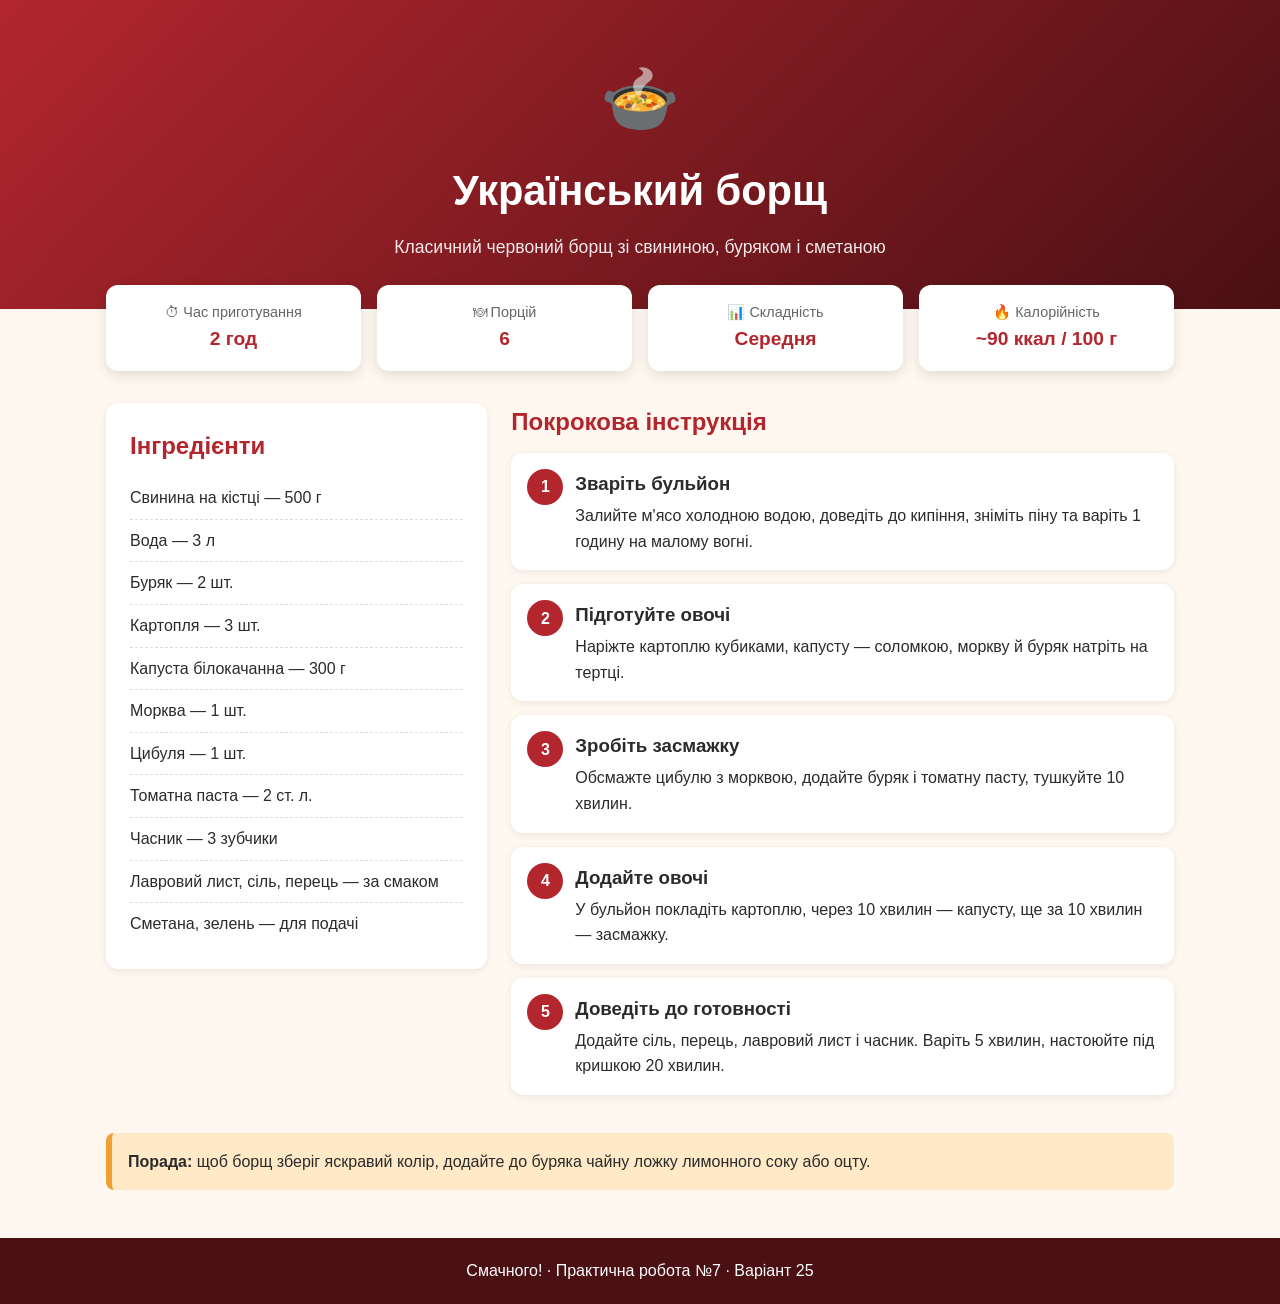
<file: recipe/index.html>
<!DOCTYPE html>
<html lang="uk">
<head>
  <meta charset="UTF-8">
  <meta name="viewport" content="width=device-width, initial-scale=1.0">
  <title>Український борщ — рецепт</title>
  <link rel="stylesheet" href="style.css">
</head>
<body>
  <header class="hero">
    <div class="hero__emoji" aria-hidden="true">🍲</div>
    <h1>Український борщ</h1>
    <p class="hero__lead">Класичний червоний борщ зі свининою, буряком і сметаною</p>
  </header>

  <main class="container">
    <section class="info" aria-label="Загальна інформація">
      <div class="info__card"><span>⏱ Час приготування</span><strong>2 год</strong></div>
      <div class="info__card"><span>🍽 Порцій</span><strong>6</strong></div>
      <div class="info__card"><span>📊 Складність</span><strong>Середня</strong></div>
      <div class="info__card"><span>🔥 Калорійність</span><strong>~90 ккал / 100 г</strong></div>
    </section>

    <div class="layout">
      <section class="ingredients">
        <h2>Інгредієнти</h2>
        <ul>
          <li>Свинина на кістці — 500 г</li>
          <li>Вода — 3 л</li>
          <li>Буряк — 2 шт.</li>
          <li>Картопля — 3 шт.</li>
          <li>Капуста білокачанна — 300 г</li>
          <li>Морква — 1 шт.</li>
          <li>Цибуля — 1 шт.</li>
          <li>Томатна паста — 2 ст. л.</li>
          <li>Часник — 3 зубчики</li>
          <li>Лавровий лист, сіль, перець — за смаком</li>
          <li>Сметана, зелень — для подачі</li>
        </ul>
      </section>

      <section class="steps">
        <h2>Покрокова інструкція</h2>
        <ol>
          <li><h3>Зваріть бульйон</h3><p>Залийте м'ясо холодною водою, доведіть до кипіння, зніміть піну та варіть 1 годину на малому вогні.</p></li>
          <li><h3>Підготуйте овочі</h3><p>Наріжте картоплю кубиками, капусту — соломкою, моркву й буряк натріть на тертці.</p></li>
          <li><h3>Зробіть засмажку</h3><p>Обсмажте цибулю з морквою, додайте буряк і томатну пасту, тушкуйте 10 хвилин.</p></li>
          <li><h3>Додайте овочі</h3><p>У бульйон покладіть картоплю, через 10 хвилин — капусту, ще за 10 хвилин — засмажку.</p></li>
          <li><h3>Доведіть до готовності</h3><p>Додайте сіль, перець, лавровий лист і часник. Варіть 5 хвилин, настоюйте під кришкою 20 хвилин.</p></li>
        </ol>
      </section>
    </div>

    <section class="tip">
      <strong>Порада:</strong> щоб борщ зберіг яскравий колір, додайте до буряка чайну ложку лимонного соку або оцту.
    </section>
  </main>

  <footer class="footer">Смачного! · Практична робота №7 · Варіант 25</footer>
</body>
</html>
</file>
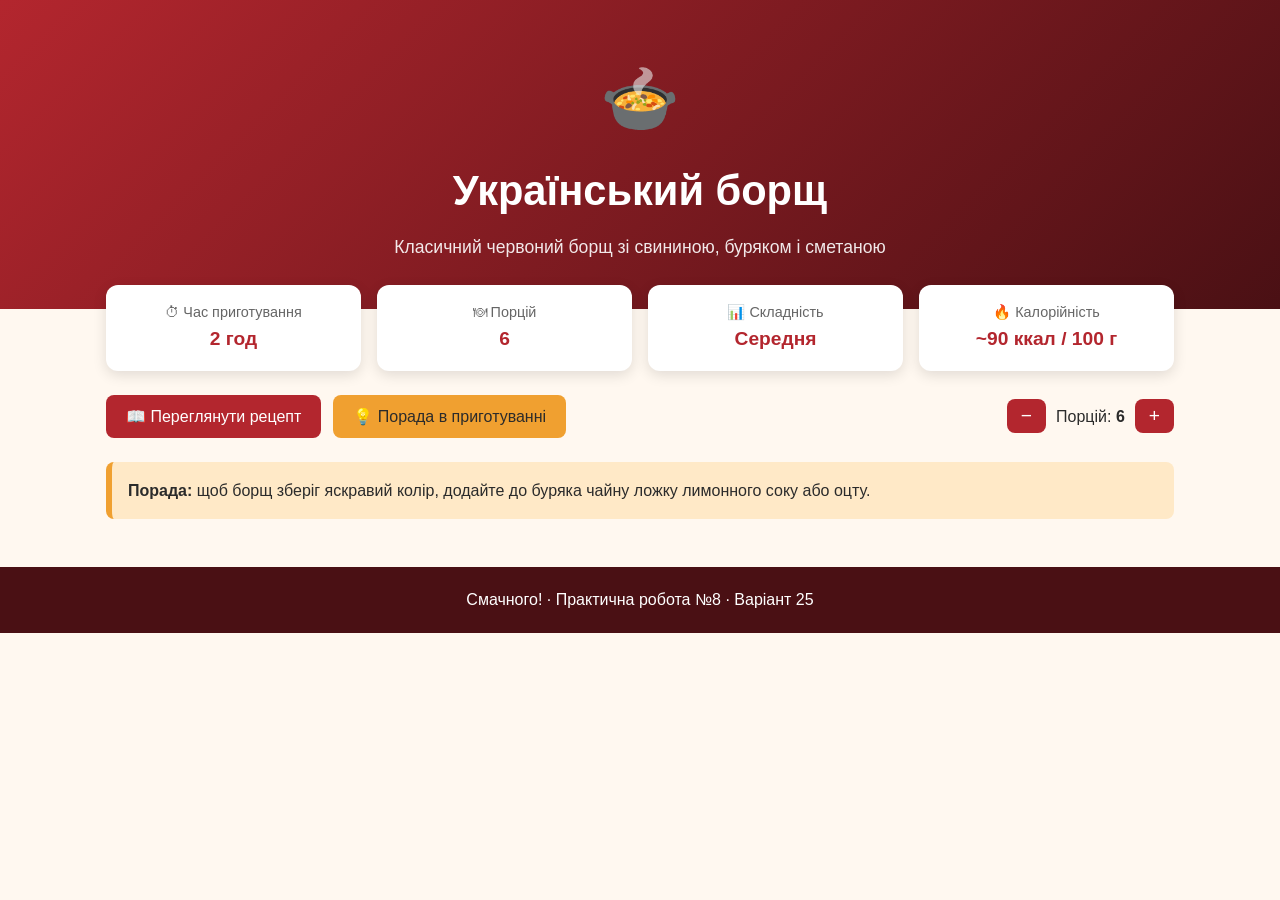
<file: recipe/recipe/index.html>
<!DOCTYPE html>
<html lang="uk">
<head>
  <meta charset="UTF-8">
  <meta name="viewport" content="width=device-width, initial-scale=1.0">
  <title>Український борщ — рецепт</title>
  <link rel="stylesheet" href="style.css">
</head>
<body>
  <header class="hero">
    <div class="hero__emoji" aria-hidden="true">🍲</div>
    <h1>Український борщ</h1>
    <p class="hero__lead">Класичний червоний борщ зі свининою, буряком і сметаною</p>
  </header>

  <main class="container">
    <section class="info" aria-label="Загальна інформація">
      <div class="info__card"><span>⏱ Час приготування</span><strong>2 год</strong></div>
      <div class="info__card"><span>🍽 Порцій</span><strong>6</strong></div>
      <div class="info__card"><span>📊 Складність</span><strong>Середня</strong></div>
      <div class="info__card"><span>🔥 Калорійність</span><strong>~90 ккал / 100 г</strong></div>
    </section>

    <section class="controls" aria-label="Керування">
      <button id="showBtn" class="btn">📖 Переглянути рецепт</button>
      <button id="tipBtn" class="btn btn--alt">💡 Порада в приготуванні</button>
      <div class="servings">
        <button id="minusBtn" class="btn btn--small" aria-label="Менше порцій">−</button>
        <span>Порцій: <strong id="servings">6</strong></span>
        <button id="plusBtn" class="btn btn--small" aria-label="Більше порцій">+</button>
      </div>
    </section>
    <div id="messages" aria-live="polite"></div>

    <div class="layout hidden" id="recipe">
      <section class="ingredients">
        <h2>Інгредієнти</h2>
        <ul>
          <li>Свинина на кістці — <span class="amt" data-base="500">500</span> г</li>
          <li>Вода — <span class="amt" data-base="3">3</span> л</li>
          <li>Буряк — <span class="amt" data-base="2">2</span> шт.</li>
          <li>Картопля — <span class="amt" data-base="3">3</span> шт.</li>
          <li>Капуста білокачанна — <span class="amt" data-base="300">300</span> г</li>
          <li>Морква — <span class="amt" data-base="1">1</span> шт.</li>
          <li>Цибуля — <span class="amt" data-base="1">1</span> шт.</li>
          <li>Томатна паста — <span class="amt" data-base="2">2</span> ст. л.</li>
          <li>Часник — <span class="amt" data-base="3">3</span> зубчики</li>
          <li>Лавровий лист, сіль, перець — за смаком</li>
          <li>Сметана, зелень — для подачі</li>
        </ul>
      </section>

      <section class="steps">
        <h2>Покрокова інструкція</h2>
        <ol>
          <li><h3>Зваріть бульйон</h3><p>Залийте м'ясо холодною водою, доведіть до кипіння, зніміть піну та варіть 1 годину на малому вогні.</p></li>
          <li><h3>Підготуйте овочі</h3><p>Наріжте картоплю кубиками, капусту — соломкою, моркву й буряк натріть на тертці.</p></li>
          <li><h3>Зробіть засмажку</h3><p>Обсмажте цибулю з морквою, додайте буряк і томатну пасту, тушкуйте 10 хвилин.</p></li>
          <li><h3>Додайте овочі</h3><p>У бульйон покладіть картоплю, через 10 хвилин — капусту, ще за 10 хвилин — засмажку.</p></li>
          <li><h3>Доведіть до готовності</h3><p>Додайте сіль, перець, лавровий лист і часник. Варіть 5 хвилин, настоюйте під кришкою 20 хвилин.</p></li>
        </ol>
      </section>
    </div>

    <section class="tip">
      <strong>Порада:</strong> щоб борщ зберіг яскравий колір, додайте до буряка чайну ложку лимонного соку або оцту.
    </section>
  </main>

  <footer class="footer">Смачного! · Практична робота №8 · Варіант 25</footer>
  <script src="script.js"></script>
</body>
</html>
</file>
<file: recipe/style.css>
:root{--red:#b3262e;--dark:#4a1014;--cream:#fff8f0;--ink:#2b2b2b;--card:#ffffff}
*{box-sizing:border-box;margin:0;padding:0}
body{font-family:"Segoe UI",Arial,sans-serif;background:var(--cream);color:var(--ink);line-height:1.6}
.hero{background:linear-gradient(135deg,var(--red),var(--dark));color:#fff;text-align:center;padding:48px 16px}
.hero__emoji{font-size:64px}
.hero h1{font-size:2.6rem;margin:8px 0}
.hero__lead{opacity:.9;font-size:1.1rem}
.container{max-width:1100px;margin:0 auto;padding:24px 16px}

/* Grid: картки інформації */
.info{display:grid;grid-template-columns:repeat(4,1fr);gap:16px;margin-top:-48px}
.info__card{background:var(--card);border-radius:12px;padding:16px;text-align:center;box-shadow:0 4px 14px rgba(0,0,0,.12)}
.info__card span{display:block;font-size:.9rem;color:#666}
.info__card strong{font-size:1.2rem;color:var(--red)}

/* Flexbox: інгредієнти + кроки */
.layout{display:flex;gap:24px;margin-top:32px;align-items:flex-start}
.ingredients{flex:1 1 300px;background:var(--card);border-radius:12px;padding:24px;box-shadow:0 2px 8px rgba(0,0,0,.08)}
.steps{flex:2 1 500px}
h2{color:var(--red);margin-bottom:12px}
.ingredients ul{list-style:none}
.ingredients li{padding:8px 0;border-bottom:1px dashed #ddd}
.ingredients li:last-child{border-bottom:0}
.steps ol{list-style:none;counter-reset:step}
.steps li{counter-increment:step;position:relative;background:var(--card);border-radius:12px;padding:16px 16px 16px 64px;margin-bottom:14px;box-shadow:0 2px 8px rgba(0,0,0,.08)}
.steps li::before{content:counter(step);position:absolute;left:16px;top:16px;width:36px;height:36px;border-radius:50%;background:var(--red);color:#fff;display:flex;align-items:center;justify-content:center;font-weight:700}
.steps h3{margin-bottom:4px}
.tip{margin-top:24px;background:#ffe9c7;border-left:6px solid #f0a030;padding:16px;border-radius:8px}
.footer{text-align:center;padding:20px;background:var(--dark);color:#fff;margin-top:24px}

/* Адаптивність */
@media (max-width:900px){
  .info{grid-template-columns:repeat(2,1fr)}
  .layout{flex-direction:column}
  .ingredients,.steps{width:100%;flex:none}
}
@media (max-width:480px){
  .hero h1{font-size:1.8rem}
  .info{grid-template-columns:1fr;margin-top:-32px}
}
</file>
<file: recipe/recipe/style.css>
:root{--red:#b3262e;--dark:#4a1014;--cream:#fff8f0;--ink:#2b2b2b;--card:#ffffff}
*{box-sizing:border-box;margin:0;padding:0}
body{font-family:"Segoe UI",Arial,sans-serif;background:var(--cream);color:var(--ink);line-height:1.6}
.hero{background:linear-gradient(135deg,var(--red),var(--dark));color:#fff;text-align:center;padding:48px 16px}
.hero__emoji{font-size:64px}
.hero h1{font-size:2.6rem;margin:8px 0}
.hero__lead{opacity:.9;font-size:1.1rem}
.container{max-width:1100px;margin:0 auto;padding:24px 16px}

/* Grid: картки інформації */
.info{display:grid;grid-template-columns:repeat(4,1fr);gap:16px;margin-top:-48px}
.info__card{background:var(--card);border-radius:12px;padding:16px;text-align:center;box-shadow:0 4px 14px rgba(0,0,0,.12)}
.info__card span{display:block;font-size:.9rem;color:#666}
.info__card strong{font-size:1.2rem;color:var(--red)}

/* Flexbox: інгредієнти + кроки */
.layout{display:flex;gap:24px;margin-top:32px;align-items:flex-start}
.ingredients{flex:1 1 300px;background:var(--card);border-radius:12px;padding:24px;box-shadow:0 2px 8px rgba(0,0,0,.08)}
.steps{flex:2 1 500px}
h2{color:var(--red);margin-bottom:12px}
.ingredients ul{list-style:none}
.ingredients li{padding:8px 0;border-bottom:1px dashed #ddd}
.ingredients li:last-child{border-bottom:0}
.steps ol{list-style:none;counter-reset:step}
.steps li{counter-increment:step;position:relative;background:var(--card);border-radius:12px;padding:16px 16px 16px 64px;margin-bottom:14px;box-shadow:0 2px 8px rgba(0,0,0,.08)}
.steps li::before{content:counter(step);position:absolute;left:16px;top:16px;width:36px;height:36px;border-radius:50%;background:var(--red);color:#fff;display:flex;align-items:center;justify-content:center;font-weight:700}
.steps h3{margin-bottom:4px}
.tip{margin-top:24px;background:#ffe9c7;border-left:6px solid #f0a030;padding:16px;border-radius:8px}
.footer{text-align:center;padding:20px;background:var(--dark);color:#fff;margin-top:24px}

/* Адаптивність */
@media (max-width:900px){
  .info{grid-template-columns:repeat(2,1fr)}
  .layout{flex-direction:column}
  .ingredients,.steps{width:100%;flex:none}
}
@media (max-width:480px){
  .hero h1{font-size:1.8rem}
  .info{grid-template-columns:1fr;margin-top:-32px}
}

/* ===== Практична №8: інтерактивність ===== */
.hidden{display:none}
.controls{display:flex;flex-wrap:wrap;align-items:center;gap:12px;margin-top:24px}
.btn{background:var(--red);color:#fff;border:0;border-radius:8px;padding:12px 20px;font-size:1rem;cursor:pointer;transition:transform .15s,background .2s}
.btn:hover{background:var(--dark);transform:translateY(-2px)}
.btn--alt{background:#f0a030;color:#2b2b2b}
.btn--alt:hover{background:#d98a1c}
.btn--small{padding:6px 14px;font-size:1.2rem}
.servings{display:flex;align-items:center;gap:10px;margin-left:auto}
.message{margin-top:16px;padding:14px 16px;border-radius:8px;background:#e8f5e9;border-left:6px solid #43a047;animation:fade .4s}
.message--tip{background:#fff3cd;border-left-color:#f0a030}
.message button{float:right;border:0;background:none;font-size:1.2rem;cursor:pointer}
.ingredients li{cursor:pointer}
.ingredients li:hover{background:#fff3f3}
.ingredients li.done{text-decoration:line-through;color:#999}
@keyframes fade{from{opacity:0;transform:translateY(-6px)}to{opacity:1;transform:none}}
@media (max-width:480px){.servings{margin-left:0}.btn{width:100%}}
</file>
